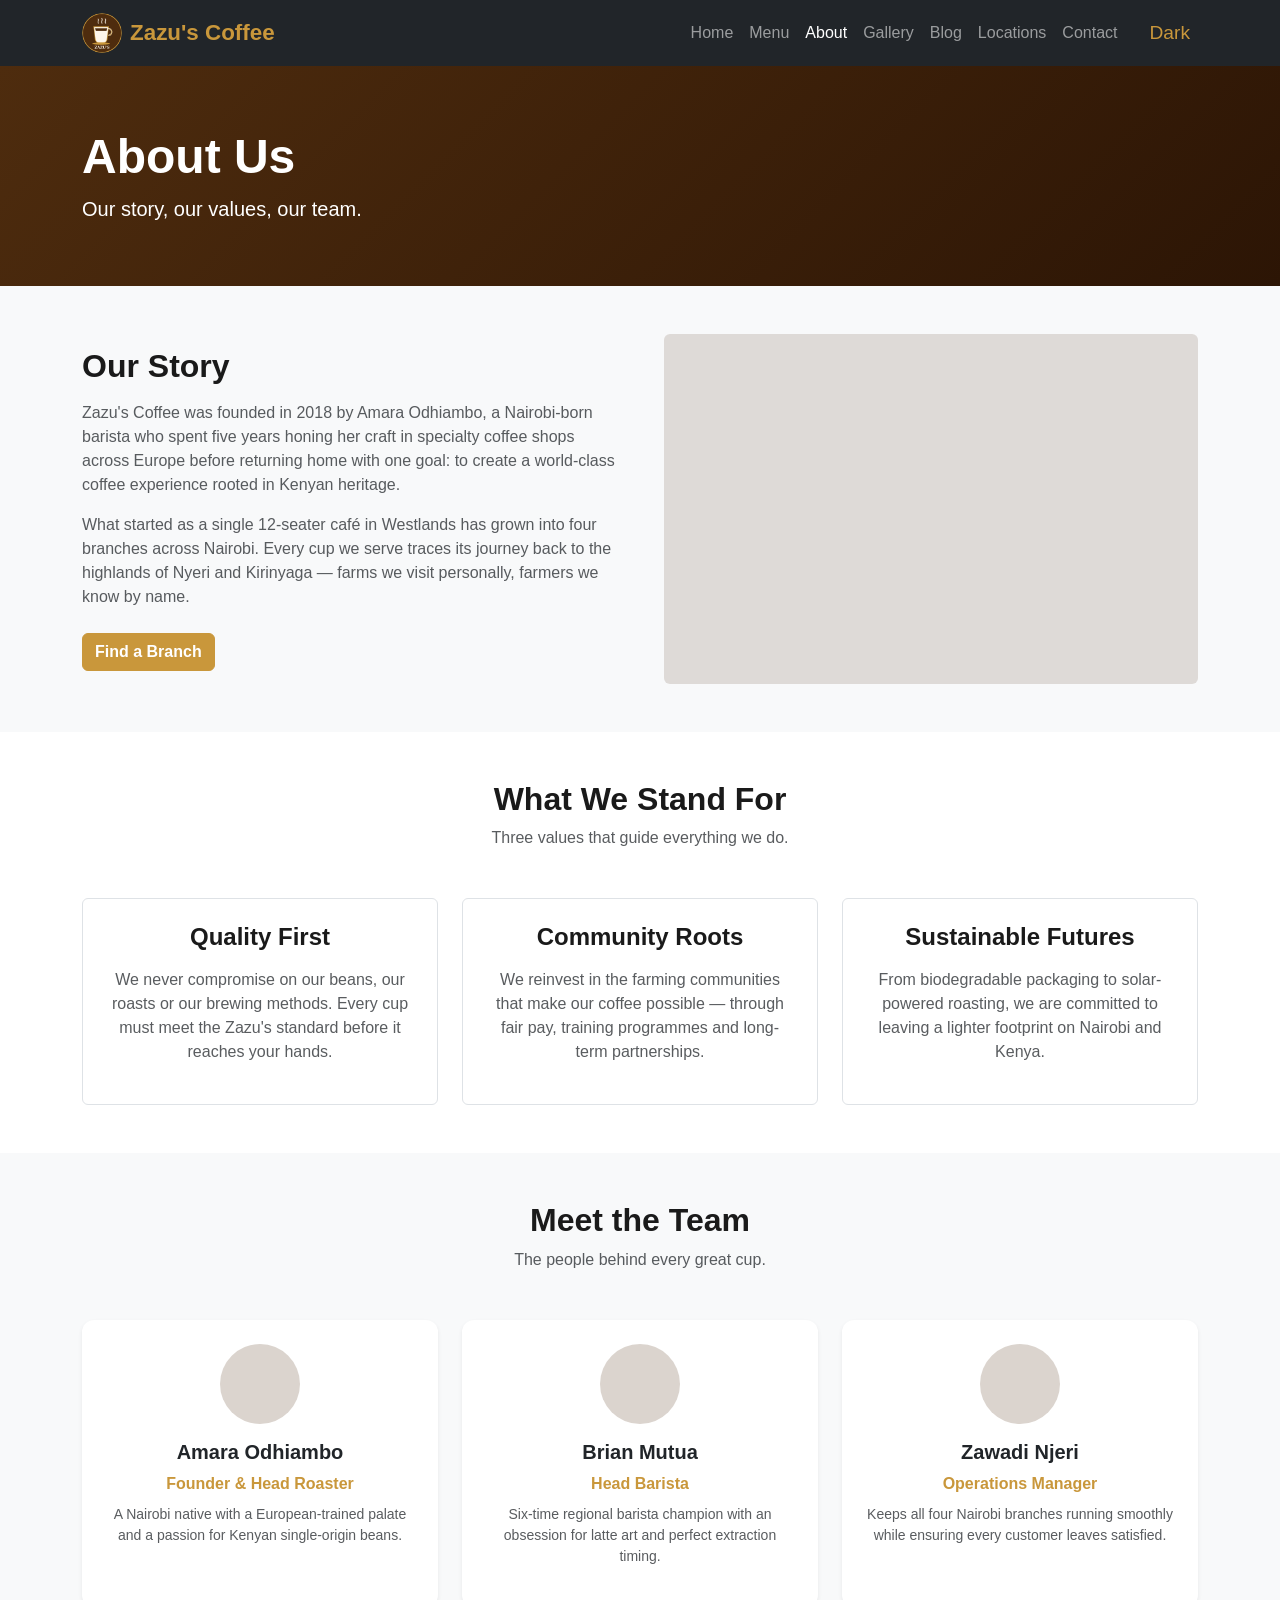
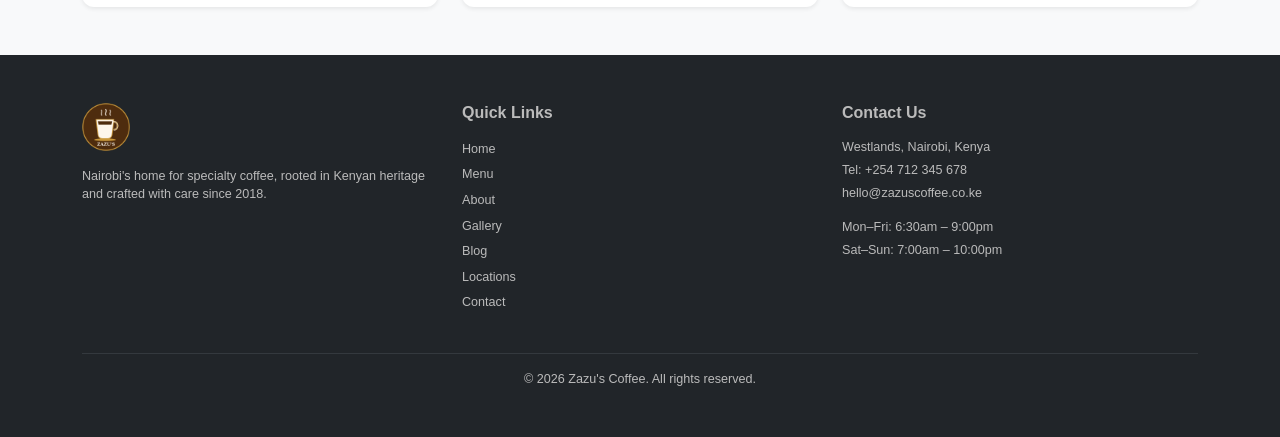
<file: about.html>
<!DOCTYPE html>
<html lang="en">
<head>
  <meta charset="UTF-8" />
  <meta name="viewport" content="width=device-width, initial-scale=1.0" />
  <title>Zazu's Coffee | About</title>
  <link href="https://cdn.jsdelivr.net/npm/bootstrap@5.3.3/dist/css/bootstrap.min.css" rel="stylesheet" />
  <link rel="stylesheet" href="css/stylesheet.css" />
</head>
<body>
  <nav class="navbar navbar-expand-lg navbar-dark bg-dark">
    <div class="container">
      <a class="navbar-brand fw-bold d-flex align-items-center" href="index.html">
        <img src="images/logo.png" alt="Zazu's Coffee logo" class="logo-img me-2" width="40" height="40" />
        Zazu's Coffee
      </a>
      <button class="navbar-toggler" type="button" data-bs-toggle="collapse" data-bs-target="#mainNav">
        <span class="navbar-toggler-icon"></span>
      </button>
      <div class="collapse navbar-collapse" id="mainNav">
        <ul class="navbar-nav ms-auto">
          <li class="nav-item"><a class="nav-link" href="index.html">Home</a></li>
          <li class="nav-item"><a class="nav-link" href="menu.html">Menu</a></li>
          <li class="nav-item"><a class="nav-link active" href="about.html">About</a></li>
          <li class="nav-item"><a class="nav-link" href="gallery.html">Gallery</a></li>
          <li class="nav-item"><a class="nav-link" href="blog.html">Blog</a></li>
          <li class="nav-item"><a class="nav-link" href="locations.html">Locations</a></li>
          <li class="nav-item"><a class="nav-link" href="contact.html">Contact</a></li>
        </ul>
        <button id="darkModeToggle" class="btn btn-sm ms-lg-3 mt-2 mt-lg-0" style="background:none;border:none;color:var(--zazu-gold);font-size:1.2rem;">Dark</button>
      </div>
    </div>
  </nav>

  <section class="page-hero d-flex align-items-center text-white">
    <div class="container">
      <h1 class="display-5 fw-bold">About Us</h1>
      <p class="lead mb-0">Our story, our values, our team.</p>
    </div>
  </section>

  <section class="py-5 bg-light">
    <div class="container">
      <div class="row align-items-center g-5">
        <div class="col-lg-6">
          <h2 class="fw-bold mb-3">Our Story</h2>
          <p class="text-muted">Zazu's Coffee was founded in 2018 by Amara Odhiambo, a Nairobi-born barista who spent five years honing her craft in specialty coffee shops across Europe before returning home with one goal: to create a world-class coffee experience rooted in Kenyan heritage.</p>
          <p class="text-muted">What started as a single 12-seater café in Westlands has grown into four branches across Nairobi. Every cup we serve traces its journey back to the highlands of Nyeri and Kirinyaga — farms we visit personally, farmers we know by name.</p>
          <a href="locations.html" class="btn btn-warning mt-2">Find a Branch</a>
        </div>
        <div class="col-lg-6">
          <div class="rounded" style="height:350px;background-color:var(--zazu-brown);opacity:0.15;"></div>
        </div>
      </div>
    </div>
  </section>

  <section class="py-5">
    <div class="container text-center">
      <h2 class="fw-bold mb-2">What We Stand For</h2>
      <p class="text-muted mb-5">Three values that guide everything we do.</p>
      <div class="row g-4">
        <div class="col-md-4">
          <div class="p-4 border rounded h-100">
            <h4 class="fw-bold mb-3">Quality First</h4>
            <p class="text-muted">We never compromise on our beans, our roasts or our brewing methods. Every cup must meet the Zazu's standard before it reaches your hands.</p>
          </div>
        </div>
        <div class="col-md-4">
          <div class="p-4 border rounded h-100">
            <h4 class="fw-bold mb-3">Community Roots</h4>
            <p class="text-muted">We reinvest in the farming communities that make our coffee possible — through fair pay, training programmes and long-term partnerships.</p>
          </div>
        </div>
        <div class="col-md-4">
          <div class="p-4 border rounded h-100">
            <h4 class="fw-bold mb-3">Sustainable Futures</h4>
            <p class="text-muted">From biodegradable packaging to solar-powered roasting, we are committed to leaving a lighter footprint on Nairobi and Kenya.</p>
          </div>
        </div>
      </div>
    </div>
  </section>

  <section class="py-5 bg-light">
    <div class="container text-center">
      <h2 class="fw-bold mb-2">Meet the Team</h2>
      <p class="text-muted mb-5">The people behind every great cup.</p>
      <div class="row g-4 justify-content-center">
        <div class="col-md-4">
          <div class="card border-0 shadow-sm h-100">
            <div class="card-body p-4">
              <div class="rounded-circle mx-auto mb-3" style="width:80px;height:80px;background-color:var(--zazu-brown);opacity:0.2;"></div>
              <h5 class="fw-bold">Amara Odhiambo</h5>
              <p class="fw-bold mb-2" style="color:var(--zazu-gold);">Founder & Head Roaster</p>
              <p class="text-muted small">A Nairobi native with a European-trained palate and a passion for Kenyan single-origin beans.</p>
            </div>
          </div>
        </div>
        <div class="col-md-4">
          <div class="card border-0 shadow-sm h-100">
            <div class="card-body p-4">
              <div class="rounded-circle mx-auto mb-3" style="width:80px;height:80px;background-color:var(--zazu-brown);opacity:0.2;"></div>
              <h5 class="fw-bold">Brian Mutua</h5>
              <p class="fw-bold mb-2" style="color:var(--zazu-gold);">Head Barista</p>
              <p class="text-muted small">Six-time regional barista champion with an obsession for latte art and perfect extraction timing.</p>
            </div>
          </div>
        </div>
        <div class="col-md-4">
          <div class="card border-0 shadow-sm h-100">
            <div class="card-body p-4">
              <div class="rounded-circle mx-auto mb-3" style="width:80px;height:80px;background-color:var(--zazu-brown);opacity:0.2;"></div>
              <h5 class="fw-bold">Zawadi Njeri</h5>
              <p class="fw-bold mb-2" style="color:var(--zazu-gold);">Operations Manager</p>
              <p class="text-muted small">Keeps all four Nairobi branches running smoothly while ensuring every customer leaves satisfied.</p>
            </div>
          </div>
        </div>
      </div>
    </div>
  </section>

  <footer class="bg-dark text-white py-5">
    <div class="container">
      <div class="row g-4">
        <div class="col-md-4">
          <img src="images/logo.png" alt="Zazu's Coffee logo" class="footer-logo-img mb-3" width="48" height="48" />
          <p class="text-muted small">Nairobi's home for specialty coffee, rooted in Kenyan heritage and crafted with care since 2018.</p>
        </div>
        <div class="col-md-4">
          <h6 class="fw-bold mb-3">Quick Links</h6>
          <ul class="list-unstyled">
            <li class="mb-1"><a href="index.html" class="text-muted text-decoration-none small">Home</a></li>
            <li class="mb-1"><a href="menu.html" class="text-muted text-decoration-none small">Menu</a></li>
            <li class="mb-1"><a href="about.html" class="text-muted text-decoration-none small">About</a></li>
            <li class="mb-1"><a href="gallery.html" class="text-muted text-decoration-none small">Gallery</a></li>
            <li class="mb-1"><a href="blog.html" class="text-muted text-decoration-none small">Blog</a></li>
            <li class="mb-1"><a href="locations.html" class="text-muted text-decoration-none small">Locations</a></li>
            <li class="mb-1"><a href="contact.html" class="text-muted text-decoration-none small">Contact</a></li>
          </ul>
        </div>
        <div class="col-md-4">
          <h6 class="fw-bold mb-3">Contact Us</h6>
          <p class="text-muted small mb-1">Westlands, Nairobi, Kenya</p>
          <p class="text-muted small mb-1">Tel: +254 712 345 678</p>
          <p class="text-muted small mb-3">hello@zazuscoffee.co.ke</p>
          <p class="text-muted small mb-1">Mon–Fri: 6:30am – 9:00pm</p>
          <p class="text-muted small mb-0">Sat–Sun: 7:00am – 10:00pm</p>
        </div>
      </div>
      <hr class="border-secondary mt-4" />
      <p class="text-muted small text-center mb-0">&copy; 2026 Zazu's Coffee. All rights reserved.</p>
    </div>
  </footer>

  <button id="backToTop" class="back-to-top">↑</button>
  <script src="https://cdn.jsdelivr.net/npm/bootstrap@5.3.3/dist/js/bootstrap.bundle.min.js"></script>
  <script src="js/main.js"></script>
</body>
</html>
</file>
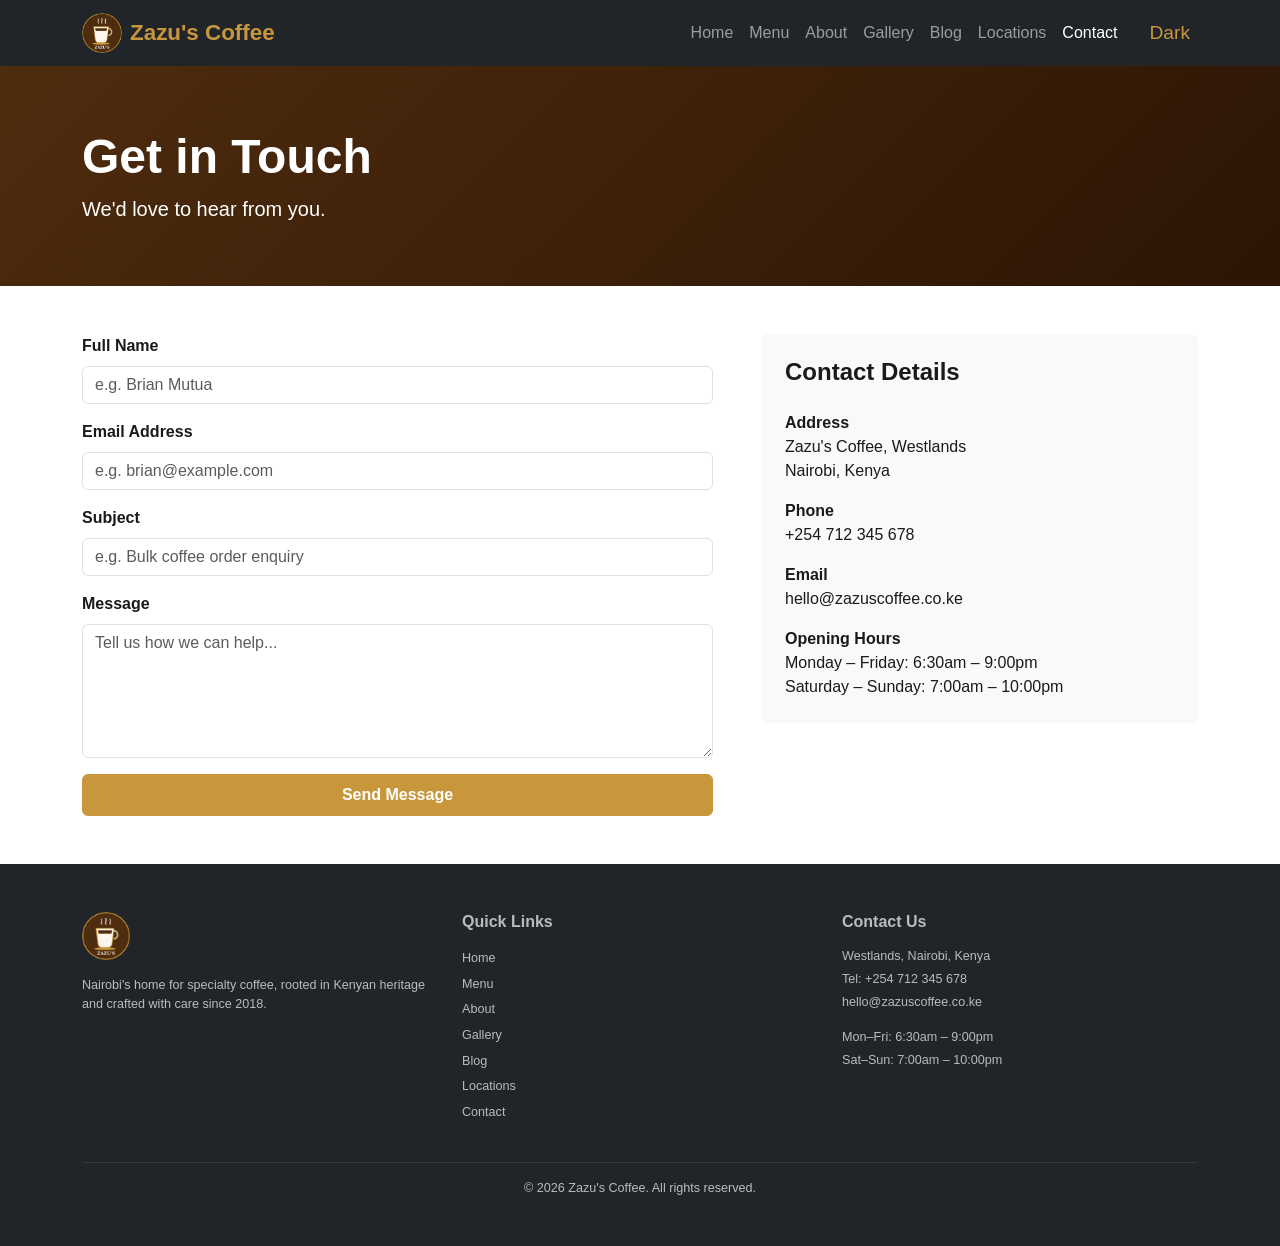
<file: contact.html>
<!DOCTYPE html>
<html lang="en">
<head>
  <meta charset="UTF-8" />
  <meta name="viewport" content="width=device-width, initial-scale=1.0" />
  <title>Zazu's Coffee | Contact</title>
  <link href="https://cdn.jsdelivr.net/npm/bootstrap@5.3.3/dist/css/bootstrap.min.css" rel="stylesheet" />
  <link rel="stylesheet" href="css/stylesheet.css" />
</head>
<body>
  <nav class="navbar navbar-expand-lg navbar-dark bg-dark">
    <div class="container">
      <a class="navbar-brand fw-bold d-flex align-items-center" href="index.html">
        <img src="images/logo.png" alt="Zazu's Coffee logo" class="logo-img me-2" width="40" height="40" />
        Zazu's Coffee
      </a>
      <button class="navbar-toggler" type="button" data-bs-toggle="collapse" data-bs-target="#mainNav">
        <span class="navbar-toggler-icon"></span>
      </button>
      <div class="collapse navbar-collapse" id="mainNav">
        <ul class="navbar-nav ms-auto">
          <li class="nav-item"><a class="nav-link" href="index.html">Home</a></li>
          <li class="nav-item"><a class="nav-link" href="menu.html">Menu</a></li>
          <li class="nav-item"><a class="nav-link" href="about.html">About</a></li>
          <li class="nav-item"><a class="nav-link" href="gallery.html">Gallery</a></li>
          <li class="nav-item"><a class="nav-link" href="blog.html">Blog</a></li>
          <li class="nav-item"><a class="nav-link" href="locations.html">Locations</a></li>
          <li class="nav-item"><a class="nav-link active" href="contact.html">Contact</a></li>
        </ul>
        <button id="darkModeToggle" class="btn btn-sm ms-lg-3 mt-2 mt-lg-0" style="background:none;border:none;color:var(--zazu-gold);font-size:1.2rem;">Dark</button>
      </div>
    </div>
  </nav>

  <section class="page-hero d-flex align-items-center text-white">
    <div class="container">
      <h1 class="display-5 fw-bold">Get in Touch</h1>
      <p class="lead mb-0">We'd love to hear from you.</p>
    </div>
  </section>

  <section class="py-5">
    <div class="container">
      <div class="row g-5">
        <div class="col-lg-7">
          <form id="contactForm" novalidate>
            <div class="mb-3">
              <label for="fullName" class="form-label fw-bold">Full Name</label>
              <input type="text" class="form-control" id="fullName" placeholder="e.g. Brian Mutua" />
              <div class="invalid-feedback">Please enter your name.</div>
            </div>
            <div class="mb-3">
              <label for="emailAddress" class="form-label fw-bold">Email Address</label>
              <input type="email" class="form-control" id="emailAddress" placeholder="e.g. brian@example.com" />
              <div class="invalid-feedback">Please enter a valid email address.</div>
            </div>
            <div class="mb-3">
              <label for="subject" class="form-label fw-bold">Subject</label>
              <input type="text" class="form-control" id="subject" placeholder="e.g. Bulk coffee order enquiry" />
              <div class="invalid-feedback">Please enter a subject.</div>
            </div>
            <div class="mb-3">
              <label for="message" class="form-label fw-bold">Message</label>
              <textarea class="form-control" id="message" rows="5" placeholder="Tell us how we can help..."></textarea>
              <div class="invalid-feedback">Please enter your message.</div>
            </div>
            <button type="submit" class="btn btn-warning w-100 fw-bold py-2">Send Message</button>
            <div id="formSuccess" class="alert alert-success mt-3 d-none">Your message has been sent! We will be in touch shortly.</div>
          </form>
        </div>
        <div class="col-lg-5">
          <div class="p-4 bg-light rounded">
            <h4 class="fw-bold mb-4">Contact Details</h4>
            <p><strong>Address</strong><br>Zazu's Coffee, Westlands<br>Nairobi, Kenya</p>
            <p><strong>Phone</strong><br>+254 712 345 678</p>
            <p><strong>Email</strong><br>hello@zazuscoffee.co.ke</p>
            <p class="mb-0"><strong>Opening Hours</strong><br>Monday – Friday: 6:30am – 9:00pm<br>Saturday – Sunday: 7:00am – 10:00pm</p>
          </div>
        </div>
      </div>
    </div>
  </section>

  <footer class="bg-dark text-white py-5">
    <div class="container">
      <div class="row g-4">
        <div class="col-md-4">
          <img src="images/logo.png" alt="Zazu's Coffee logo" class="footer-logo-img mb-3" width="48" height="48" />
          <p class="text-muted small">Nairobi's home for specialty coffee, rooted in Kenyan heritage and crafted with care since 2018.</p>
        </div>
        <div class="col-md-4">
          <h6 class="fw-bold mb-3">Quick Links</h6>
          <ul class="list-unstyled">
            <li class="mb-1"><a href="index.html" class="text-muted text-decoration-none small">Home</a></li>
            <li class="mb-1"><a href="menu.html" class="text-muted text-decoration-none small">Menu</a></li>
            <li class="mb-1"><a href="about.html" class="text-muted text-decoration-none small">About</a></li>
            <li class="mb-1"><a href="gallery.html" class="text-muted text-decoration-none small">Gallery</a></li>
            <li class="mb-1"><a href="blog.html" class="text-muted text-decoration-none small">Blog</a></li>
            <li class="mb-1"><a href="locations.html" class="text-muted text-decoration-none small">Locations</a></li>
            <li class="mb-1"><a href="contact.html" class="text-muted text-decoration-none small">Contact</a></li>
          </ul>
        </div>
        <div class="col-md-4">
          <h6 class="fw-bold mb-3">Contact Us</h6>
          <p class="text-muted small mb-1">Westlands, Nairobi, Kenya</p>
          <p class="text-muted small mb-1">Tel: +254 712 345 678</p>
          <p class="text-muted small mb-3">hello@zazuscoffee.co.ke</p>
          <p class="text-muted small mb-1">Mon–Fri: 6:30am – 9:00pm</p>
          <p class="text-muted small mb-0">Sat–Sun: 7:00am – 10:00pm</p>
        </div>
      </div>
      <hr class="border-secondary mt-4" />
      <p class="text-muted small text-center mb-0">&copy; 2026 Zazu's Coffee. All rights reserved.</p>
    </div>
  </footer>

  <button id="backToTop" class="back-to-top">↑</button>
  <script src="https://cdn.jsdelivr.net/npm/bootstrap@5.3.3/dist/js/bootstrap.bundle.min.js"></script>
  <script src="js/main.js"></script>
</body>
</html>
</file>
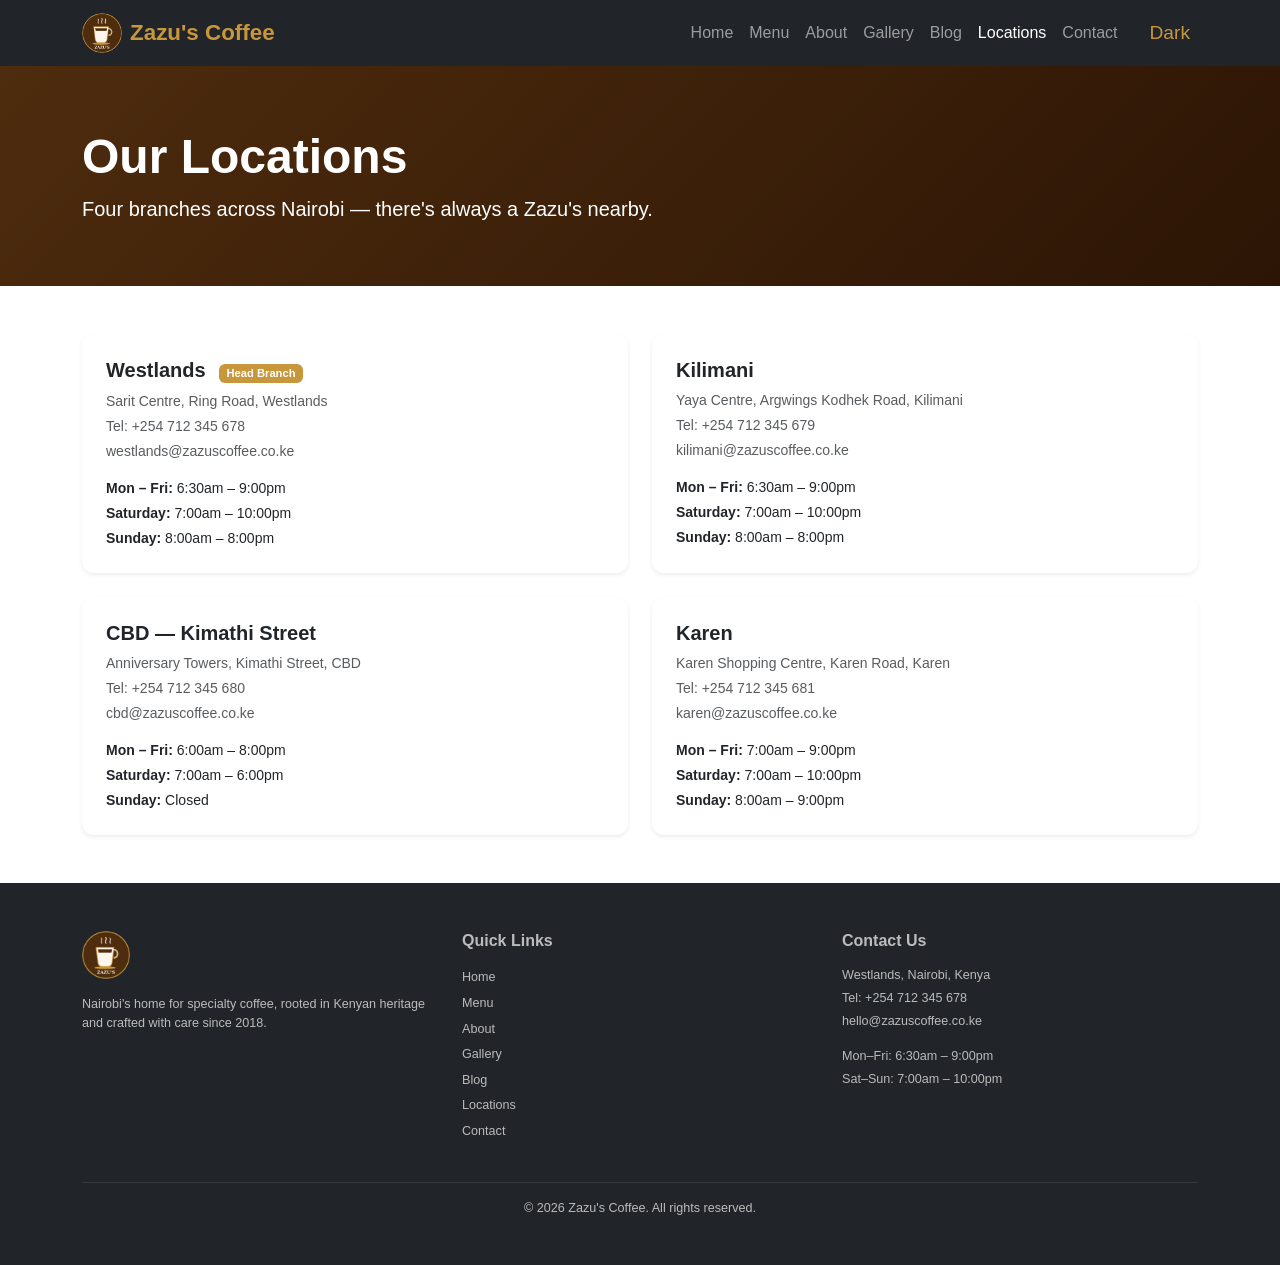
<file: locations.html>
<!DOCTYPE html>
<html lang="en">
<head>
  <meta charset="UTF-8" />
  <meta name="viewport" content="width=device-width, initial-scale=1.0" />
  <title>Zazu's Coffee | Locations</title>
  <link href="https://cdn.jsdelivr.net/npm/bootstrap@5.3.3/dist/css/bootstrap.min.css" rel="stylesheet" />
  <link rel="stylesheet" href="css/stylesheet.css" />
</head>
<body>
  <nav class="navbar navbar-expand-lg navbar-dark bg-dark">
    <div class="container">
      <a class="navbar-brand fw-bold d-flex align-items-center" href="index.html">
        <img src="images/logo.png" alt="Zazu's Coffee logo" class="logo-img me-2" width="40" height="40" />
        Zazu's Coffee
      </a>
      <button class="navbar-toggler" type="button" data-bs-toggle="collapse" data-bs-target="#mainNav">
        <span class="navbar-toggler-icon"></span>
      </button>
      <div class="collapse navbar-collapse" id="mainNav">
        <ul class="navbar-nav ms-auto">
          <li class="nav-item"><a class="nav-link" href="index.html">Home</a></li>
          <li class="nav-item"><a class="nav-link" href="menu.html">Menu</a></li>
          <li class="nav-item"><a class="nav-link" href="about.html">About</a></li>
          <li class="nav-item"><a class="nav-link" href="gallery.html">Gallery</a></li>
          <li class="nav-item"><a class="nav-link" href="blog.html">Blog</a></li>
          <li class="nav-item"><a class="nav-link active" href="locations.html">Locations</a></li>
          <li class="nav-item"><a class="nav-link" href="contact.html">Contact</a></li>
        </ul>
        <button id="darkModeToggle" class="btn btn-sm ms-lg-3 mt-2 mt-lg-0" style="background:none;border:none;color:var(--zazu-gold);font-size:1.2rem;">Dark</button>
      </div>
    </div>
  </nav>

  <section class="page-hero d-flex align-items-center text-white">
    <div class="container">
      <h1 class="display-5 fw-bold">Our Locations</h1>
      <p class="lead mb-0">Four branches across Nairobi — there's always a Zazu's nearby.</p>
    </div>
  </section>

  <section class="py-5">
    <div class="container">
      <div class="row g-4">
        <div class="col-md-6">
          <div class="card h-100 shadow-sm">
            <div class="card-body p-4">
              <h5 class="fw-bold">Westlands <span class="badge ms-2" style="background-color:var(--zazu-gold);font-size:0.7rem;">Head Branch</span></h5>
              <p class="text-muted small mb-1">Sarit Centre, Ring Road, Westlands</p>
              <p class="text-muted small mb-1">Tel: +254 712 345 678</p>
              <p class="text-muted small mb-3">westlands@zazuscoffee.co.ke</p>
              <p class="mb-1 small"><strong>Mon – Fri:</strong> 6:30am – 9:00pm</p>
              <p class="mb-1 small"><strong>Saturday:</strong> 7:00am – 10:00pm</p>
              <p class="mb-0 small"><strong>Sunday:</strong> 8:00am – 8:00pm</p>
            </div>
          </div>
        </div>
        <div class="col-md-6">
          <div class="card h-100 shadow-sm">
            <div class="card-body p-4">
              <h5 class="fw-bold">Kilimani</h5>
              <p class="text-muted small mb-1">Yaya Centre, Argwings Kodhek Road, Kilimani</p>
              <p class="text-muted small mb-1">Tel: +254 712 345 679</p>
              <p class="text-muted small mb-3">kilimani@zazuscoffee.co.ke</p>
              <p class="mb-1 small"><strong>Mon – Fri:</strong> 6:30am – 9:00pm</p>
              <p class="mb-1 small"><strong>Saturday:</strong> 7:00am – 10:00pm</p>
              <p class="mb-0 small"><strong>Sunday:</strong> 8:00am – 8:00pm</p>
            </div>
          </div>
        </div>
        <div class="col-md-6">
          <div class="card h-100 shadow-sm">
            <div class="card-body p-4">
              <h5 class="fw-bold">CBD — Kimathi Street</h5>
              <p class="text-muted small mb-1">Anniversary Towers, Kimathi Street, CBD</p>
              <p class="text-muted small mb-1">Tel: +254 712 345 680</p>
              <p class="text-muted small mb-3">cbd@zazuscoffee.co.ke</p>
              <p class="mb-1 small"><strong>Mon – Fri:</strong> 6:00am – 8:00pm</p>
              <p class="mb-1 small"><strong>Saturday:</strong> 7:00am – 6:00pm</p>
              <p class="mb-0 small"><strong>Sunday:</strong> Closed</p>
            </div>
          </div>
        </div>
        <div class="col-md-6">
          <div class="card h-100 shadow-sm">
            <div class="card-body p-4">
              <h5 class="fw-bold">Karen</h5>
              <p class="text-muted small mb-1">Karen Shopping Centre, Karen Road, Karen</p>
              <p class="text-muted small mb-1">Tel: +254 712 345 681</p>
              <p class="text-muted small mb-3">karen@zazuscoffee.co.ke</p>
              <p class="mb-1 small"><strong>Mon – Fri:</strong> 7:00am – 9:00pm</p>
              <p class="mb-1 small"><strong>Saturday:</strong> 7:00am – 10:00pm</p>
              <p class="mb-0 small"><strong>Sunday:</strong> 8:00am – 9:00pm</p>
            </div>
          </div>
        </div>
      </div>
    </div>
  </section>

  <footer class="bg-dark text-white py-5">
    <div class="container">
      <div class="row g-4">
        <div class="col-md-4">
          <img src="images/logo.png" alt="Zazu's Coffee logo" class="footer-logo-img mb-3" width="48" height="48" />
          <p class="text-muted small">Nairobi's home for specialty coffee, rooted in Kenyan heritage and crafted with care since 2018.</p>
        </div>
        <div class="col-md-4">
          <h6 class="fw-bold mb-3">Quick Links</h6>
          <ul class="list-unstyled">
            <li class="mb-1"><a href="index.html" class="text-muted text-decoration-none small">Home</a></li>
            <li class="mb-1"><a href="menu.html" class="text-muted text-decoration-none small">Menu</a></li>
            <li class="mb-1"><a href="about.html" class="text-muted text-decoration-none small">About</a></li>
            <li class="mb-1"><a href="gallery.html" class="text-muted text-decoration-none small">Gallery</a></li>
            <li class="mb-1"><a href="blog.html" class="text-muted text-decoration-none small">Blog</a></li>
            <li class="mb-1"><a href="locations.html" class="text-muted text-decoration-none small">Locations</a></li>
            <li class="mb-1"><a href="contact.html" class="text-muted text-decoration-none small">Contact</a></li>
          </ul>
        </div>
        <div class="col-md-4">
          <h6 class="fw-bold mb-3">Contact Us</h6>
          <p class="text-muted small mb-1">Westlands, Nairobi, Kenya</p>
          <p class="text-muted small mb-1">Tel: +254 712 345 678</p>
          <p class="text-muted small mb-3">hello@zazuscoffee.co.ke</p>
          <p class="text-muted small mb-1">Mon–Fri: 6:30am – 9:00pm</p>
          <p class="text-muted small mb-0">Sat–Sun: 7:00am – 10:00pm</p>
        </div>
      </div>
      <hr class="border-secondary mt-4" />
      <p class="text-muted small text-center mb-0">&copy; 2026 Zazu's Coffee. All rights reserved.</p>
    </div>
  </footer>

  <button id="backToTop" class="back-to-top">↑</button>
  <script src="https://cdn.jsdelivr.net/npm/bootstrap@5.3.3/dist/js/bootstrap.bundle.min.js"></script>
  <script src="js/main.js"></script>
</body>
</html>
</file>
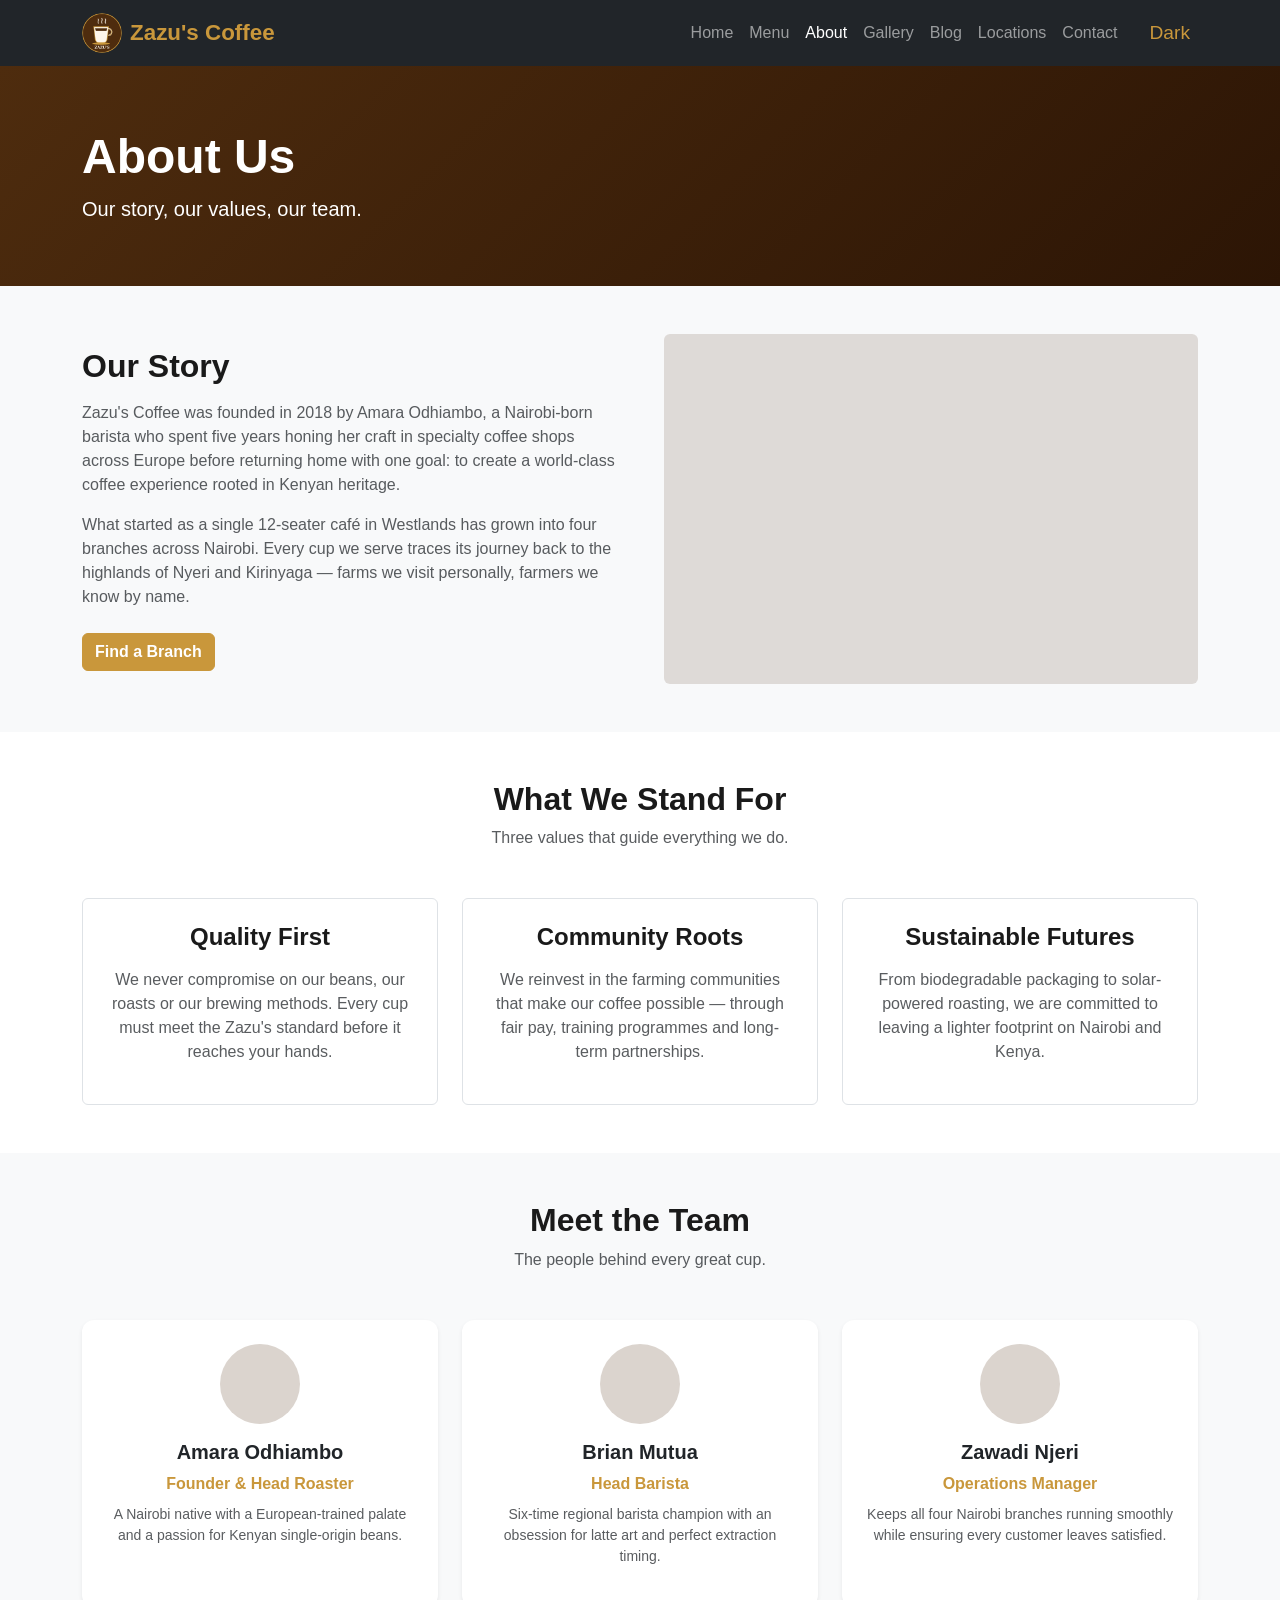
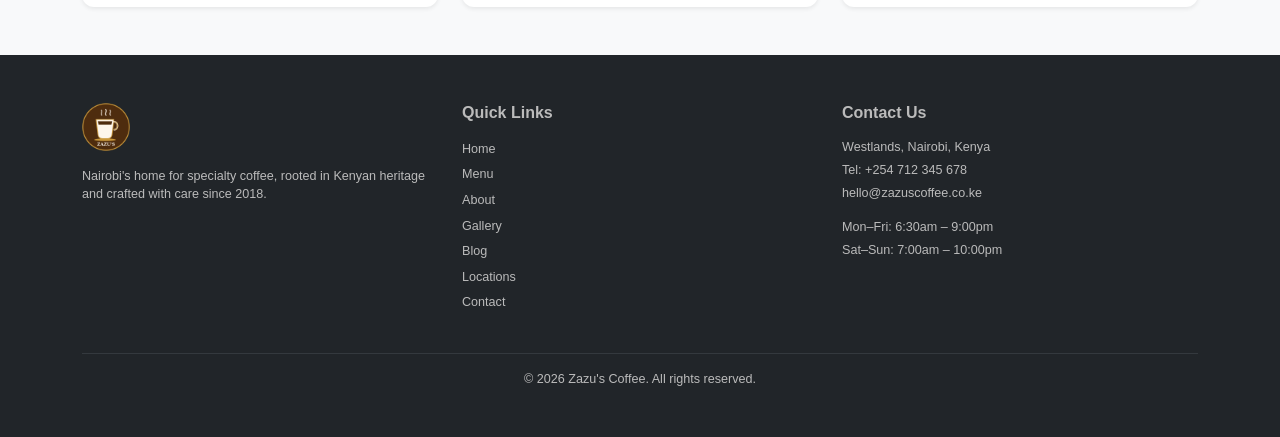
<file: menu.html>
<!DOCTYPE html>
<html lang="en">
<head>
  <meta charset="UTF-8" />
  <meta name="viewport" content="width=device-width, initial-scale=1.0" />
  <meta name="description" content="Learn about Zazu's Coffee — our story, values and the Nairobi team behind every cup." />
  <title>Zazu's Coffee | About</title>
  <link href="https://cdn.jsdelivr.net/npm/bootstrap@5.3.3/dist/css/bootstrap.min.css" rel="stylesheet" />
  <link rel="stylesheet" href="css/stylesheet.css" />
</head>
<body>
  <nav class="navbar navbar-expand-lg navbar-dark bg-dark">
    <div class="container">
      <a class="navbar-brand fw-bold d-flex align-items-center" href="index.html">
        <img src="images/logo.png" alt="Zazu's Coffee logo" class="logo-img me-2" width="40" height="40" />
        Zazu's Coffee
      </a>
      <button class="navbar-toggler" type="button" data-bs-toggle="collapse" data-bs-target="#mainNav">
        <span class="navbar-toggler-icon"></span>
      </button>
      <div class="collapse navbar-collapse" id="mainNav">
        <ul class="navbar-nav ms-auto">
          <li class="nav-item"><a class="nav-link" href="index.html">Home</a></li>
          <li class="nav-item"><a class="nav-link" href="menu.html">Menu</a></li>
          <li class="nav-item"><a class="nav-link active" href="about.html">About</a></li>
          <li class="nav-item"><a class="nav-link" href="gallery.html">Gallery</a></li>
          <li class="nav-item"><a class="nav-link" href="blog.html">Blog</a></li>
          <li class="nav-item"><a class="nav-link" href="locations.html">Locations</a></li>
          <li class="nav-item"><a class="nav-link" href="contact.html">Contact</a></li>
        </ul>
        <button id="darkModeToggle" class="btn btn-sm ms-lg-3 mt-2 mt-lg-0" style="background:none;border:none;color:var(--zazu-gold);font-size:1.2rem;">Dark</button>
      </div>
    </div>
  </nav>

  <section class="page-hero d-flex align-items-center text-white">
    <div class="container">
      <h1 class="display-5 fw-bold">About Us</h1>
      <p class="lead mb-0">Our story, our values, our team.</p>
    </div>
  </section>

  <section class="py-5 bg-light">
    <div class="container">
      <div class="row align-items-center g-5">
        <div class="col-lg-6">
          <h2 class="fw-bold mb-3">Our Story</h2>
          <p class="text-muted">Zazu's Coffee was founded in 2018 by Amara Odhiambo, a Nairobi-born barista who spent five years honing her craft in specialty coffee shops across Europe before returning home with one goal: to create a world-class coffee experience rooted in Kenyan heritage.</p>
          <p class="text-muted">What started as a single 12-seater café in Westlands has grown into four branches across Nairobi. Every cup we serve traces its journey back to the highlands of Nyeri and Kirinyaga — farms we visit personally, farmers we know by name.</p>
          <a href="locations.html" class="btn btn-warning mt-2">Find a Branch</a>
        </div>
        <div class="col-lg-6">
          <div class="rounded" style="height:350px;background-color:var(--zazu-brown);opacity:0.15;"></div>
        </div>
      </div>
    </div>
  </section>

  <section class="py-5">
    <div class="container text-center">
      <h2 class="fw-bold mb-2">What We Stand For</h2>
      <p class="text-muted mb-5">Three values that guide everything we do.</p>
      <div class="row g-4">
        <div class="col-md-4">
          <div class="p-4 border rounded h-100">
            <h4 class="fw-bold mb-3">Quality First</h4>
            <p class="text-muted">We never compromise on our beans, our roasts or our brewing methods. Every cup must meet the Zazu's standard before it reaches your hands.</p>
          </div>
        </div>
        <div class="col-md-4">
          <div class="p-4 border rounded h-100">
            <h4 class="fw-bold mb-3">Community Roots</h4>
            <p class="text-muted">We reinvest in the farming communities that make our coffee possible — through fair pay, training programmes and long-term partnerships.</p>
          </div>
        </div>
        <div class="col-md-4">
          <div class="p-4 border rounded h-100">
            <h4 class="fw-bold mb-3">Sustainable Futures</h4>
            <p class="text-muted">From biodegradable packaging to solar-powered roasting, we are committed to leaving a lighter footprint on Nairobi and Kenya.</p>
          </div>
        </div>
      </div>
    </div>
  </section>

  <section class="py-5 bg-light">
    <div class="container text-center">
      <h2 class="fw-bold mb-2">Meet the Team</h2>
      <p class="text-muted mb-5">The people behind every great cup.</p>
      <div class="row g-4 justify-content-center">
        <div class="col-md-4">
          <div class="card border-0 shadow-sm h-100">
            <div class="card-body p-4">
              <div class="rounded-circle mx-auto mb-3" style="width:80px;height:80px;background-color:var(--zazu-brown);opacity:0.2;"></div>
              <h5 class="fw-bold">Amara Odhiambo</h5>
              <p class="fw-bold mb-2" style="color:var(--zazu-gold);">Founder & Head Roaster</p>
              <p class="text-muted small">A Nairobi native with a European-trained palate and a passion for Kenyan single-origin beans.</p>
            </div>
          </div>
        </div>
        <div class="col-md-4">
          <div class="card border-0 shadow-sm h-100">
            <div class="card-body p-4">
              <div class="rounded-circle mx-auto mb-3" style="width:80px;height:80px;background-color:var(--zazu-brown);opacity:0.2;"></div>
              <h5 class="fw-bold">Brian Mutua</h5>
              <p class="fw-bold mb-2" style="color:var(--zazu-gold);">Head Barista</p>
              <p class="text-muted small">Six-time regional barista champion with an obsession for latte art and perfect extraction timing.</p>
            </div>
          </div>
        </div>
        <div class="col-md-4">
          <div class="card border-0 shadow-sm h-100">
            <div class="card-body p-4">
              <div class="rounded-circle mx-auto mb-3" style="width:80px;height:80px;background-color:var(--zazu-brown);opacity:0.2;"></div>
              <h5 class="fw-bold">Zawadi Njeri</h5>
              <p class="fw-bold mb-2" style="color:var(--zazu-gold);">Operations Manager</p>
              <p class="text-muted small">Keeps all four Nairobi branches running smoothly while ensuring every customer leaves satisfied.</p>
            </div>
          </div>
        </div>
      </div>
    </div>
  </section>

  <footer class="bg-dark text-white py-5">
    <div class="container">
      <div class="row g-4">
        <div class="col-md-4">
          <img src="images/logo.png" alt="Zazu's Coffee logo" class="footer-logo-img mb-3" width="48" height="48" />
          <p class="text-muted small">Nairobi's home for specialty coffee, rooted in Kenyan heritage and crafted with care since 2018.</p>
        </div>
        <div class="col-md-4">
          <h6 class="fw-bold mb-3">Quick Links</h6>
          <ul class="list-unstyled">
            <li class="mb-1"><a href="index.html" class="text-muted text-decoration-none small">Home</a></li>
            <li class="mb-1"><a href="menu.html" class="text-muted text-decoration-none small">Menu</a></li>
            <li class="mb-1"><a href="about.html" class="text-muted text-decoration-none small">About</a></li>
            <li class="mb-1"><a href="gallery.html" class="text-muted text-decoration-none small">Gallery</a></li>
            <li class="mb-1"><a href="blog.html" class="text-muted text-decoration-none small">Blog</a></li>
            <li class="mb-1"><a href="locations.html" class="text-muted text-decoration-none small">Locations</a></li>
            <li class="mb-1"><a href="contact.html" class="text-muted text-decoration-none small">Contact</a></li>
          </ul>
        </div>
        <div class="col-md-4">
          <h6 class="fw-bold mb-3">Contact Us</h6>
          <p class="text-muted small mb-1">Westlands, Nairobi, Kenya</p>
          <p class="text-muted small mb-1">Tel: +254 712 345 678</p>
          <p class="text-muted small mb-3">hello@zazuscoffee.co.ke</p>
          <p class="text-muted small mb-1">Mon–Fri: 6:30am – 9:00pm</p>
          <p class="text-muted small mb-0">Sat–Sun: 7:00am – 10:00pm</p>
        </div>
      </div>
      <hr class="border-secondary mt-4" />
      <p class="text-muted small text-center mb-0">&copy; 2026 Zazu's Coffee. All rights reserved.</p>
    </div>
  </footer>

  <button id="backToTop" class="back-to-top">↑</button>
  <script src="https://cdn.jsdelivr.net/npm/bootstrap@5.3.3/dist/js/bootstrap.bundle.min.js"></script>
  <script src="js/main.js"></script>
</body>
</html>
</file>
<file: css/stylesheet.css>
:root {
  --zazu-brown: #4e2c0e;
  --zazu-gold:  #c9973b;
  --zazu-cream: #fdf6ec;
  --zazu-dark:  #1a1a1a;
}

body {
  font-family: 'Segoe UI', sans-serif;
  background-color: #fff;
  color: var(--zazu-dark);
}

.navbar-brand {
  font-size: 1.4rem;
  color: var(--zazu-gold) !important;
}

.logo-img {
  width: 40px !important;
  height: 40px !important;
  max-width: 40px;
  object-fit: contain;
  border-radius: 50%;
}

.footer-logo-img {
  width: 48px !important;
  height: 48px !important;
  max-width: 48px;
  object-fit: contain;
}

.hero-section {
  min-height: 85vh;
  background: linear-gradient(rgba(0,0,0,0.55), rgba(0,0,0,0.55)),
              url('images/hero-bg.jpg') center/cover no-repeat;
  background-color: var(--zazu-brown);
}

.page-hero {
  min-height: 220px;
  background: linear-gradient(135deg, var(--zazu-brown) 0%, #2c1505 100%);
}

.btn-warning {
  background-color: var(--zazu-gold);
  border-color: var(--zazu-gold);
  color: #fff;
  font-weight: 600;
}

.btn-warning:hover {
  background-color: var(--zazu-brown);
  border-color: var(--zazu-brown);
  color: #fff;
}

.card {
  border: none;
  border-radius: 12px;
  transition: transform 0.2s ease;
}

.card:hover {
  transform: translateY(-4px);
}

footer {
  background-color: var(--zazu-dark) !important;
  font-size: 0.9rem;
}

footer p,
footer small,
footer li,
footer h6,
footer .text-muted,
footer a.text-muted {
  color: #bbb !important;
}

footer a,
footer a.text-decoration-none {
  color: #bbb !important;
}

footer a:hover {
  color: #fff !important;
}

footer hr {
  border-color: #444 !important;
}

.filter-btn {
  background-color: transparent;
  border: 2px solid var(--zazu-brown);
  color: var(--zazu-brown);
  font-weight: 600;
  border-radius: 25px;
  padding: 6px 20px;
  transition: all 0.2s ease;
}

.filter-btn:hover,
.filter-btn.active {
  background-color: var(--zazu-brown);
  color: #fff;
}

.gallery-card {
  position: relative;
  overflow: hidden;
}

.gallery-card img {
  transition: transform 0.3s ease;
  height: 240px;
  object-fit: cover;
}

.gallery-card:hover img {
  transform: scale(1.05);
}

.gallery-caption {
  background-color: rgba(78, 44, 14, 0.8);
  color: #fff;
  text-align: center;
  padding: 10px;
}

.testimonial-card {
  border-left: 4px solid var(--zazu-gold);
}

.back-to-top {
  position: fixed;
  bottom: 30px;
  right: 30px;
  background-color: var(--zazu-gold);
  color: #fff;
  border: none;
  border-radius: 50%;
  width: 44px;
  height: 44px;
  font-size: 1.2rem;
  cursor: pointer;
  display: none;
  z-index: 999;
  transition: background-color 0.2s ease;
}

.back-to-top:hover {
  background-color: var(--zazu-brown);
}

body.dark-mode {
  background-color: #121212;
  color: #e0e0e0;
}

body.dark-mode .card {
  background-color: #1e1e1e;
  border-color: #333;
  color: #e0e0e0;
}

body.dark-mode .bg-light {
  background-color: #1a1a1a !important;
}

body.dark-mode .text-muted {
  color: #aaa !important;
}

body.dark-mode .border {
  border-color: #333 !important;
}

body.dark-mode .form-control {
  background-color: #2a2a2a;
  border-color: #444;
  color: #e0e0e0;
}

body.dark-mode footer {
  background-color: #000 !important;
}
</file>
